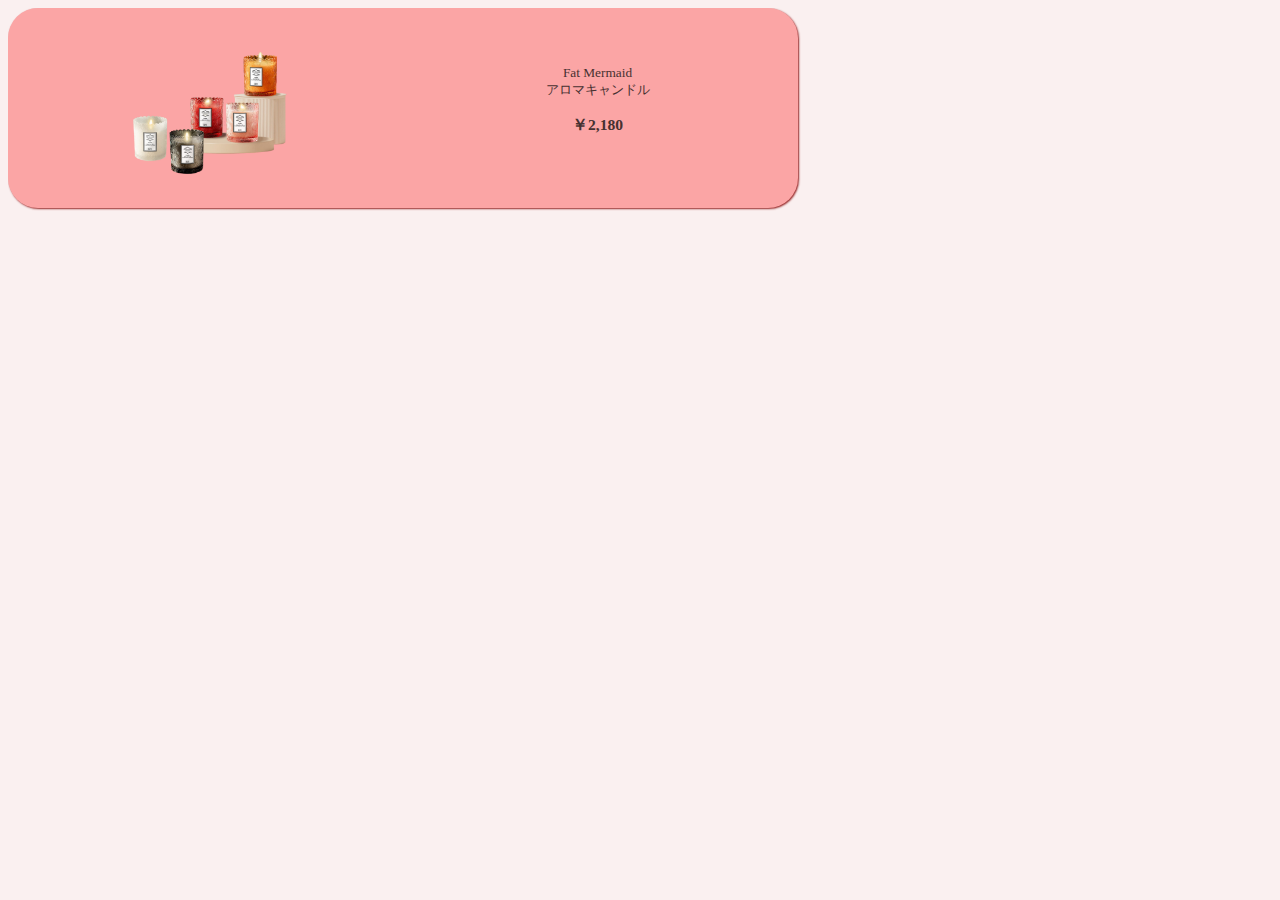
<file: alone1.html>
<!DOCTYPE html>
<html lang="en">
<head>
    <!-- Google tag (gtag.js) -->
<script async src="https://www.googletagmanager.com/gtag/js?id=G-L5WDTG6WK9"></script>
<script>
  window.dataLayer = window.dataLayer || [];
  function gtag(){dataLayer.push(arguments);}
  gtag('js', new Date());

  gtag('config', 'G-L5WDTG6WK9');
</script>

    <meta charset="UTF-8">
    <meta name="viewport" content="width=device-width, initial-scale=1.0">
    <title>Document</title>

    <link rel="stylesheet" type="text/css" href="trip1.css">
    <link rel="preconnect" href="https://fonts.googleapis.com">
    <link rel="preconnect" href="https://fonts.gstatic.com" crossorigin>
    <link href="https://fonts.googleapis.com/css2?family=Noto+Serif+JP:wght@200;300;400;500;600&display=swap"
        rel="stylesheet">
</head>
<body>
    <div id="products"></div>

    <div class="wrapper">
        <div class="scroll-container">
                <div id="productA">
                    <div class="scroll-item">
                        <a href="https://www.amazon.co.jp/dp/B0BDVSJ2X7?ref_=cm_sw_r_cp_ud_dp_J11603BZAY925A1FWB11&_encoding=UTF8&tag=plushapiness-22&linkCode=ur2&linkId=70dadb86c8c23cf3cb0a8a1887cbe18d&camp=247&creative=1211">                            <button class="mattari_button">
                                <div class="mattari_image">
                                    <img src="img/alone.png" alt="Example image">
                                </div>

                                <div class="mattari_text">
                                    Fat Mermaid<br>
                                    アロマキャンドル<br>
                                    <h3>￥2,180</h3>
                                </div>
                            </button>
                        </a>
                    </div>
                </div>
                <br>

        </div>
    </div>
    
</body>
</html>
</file>
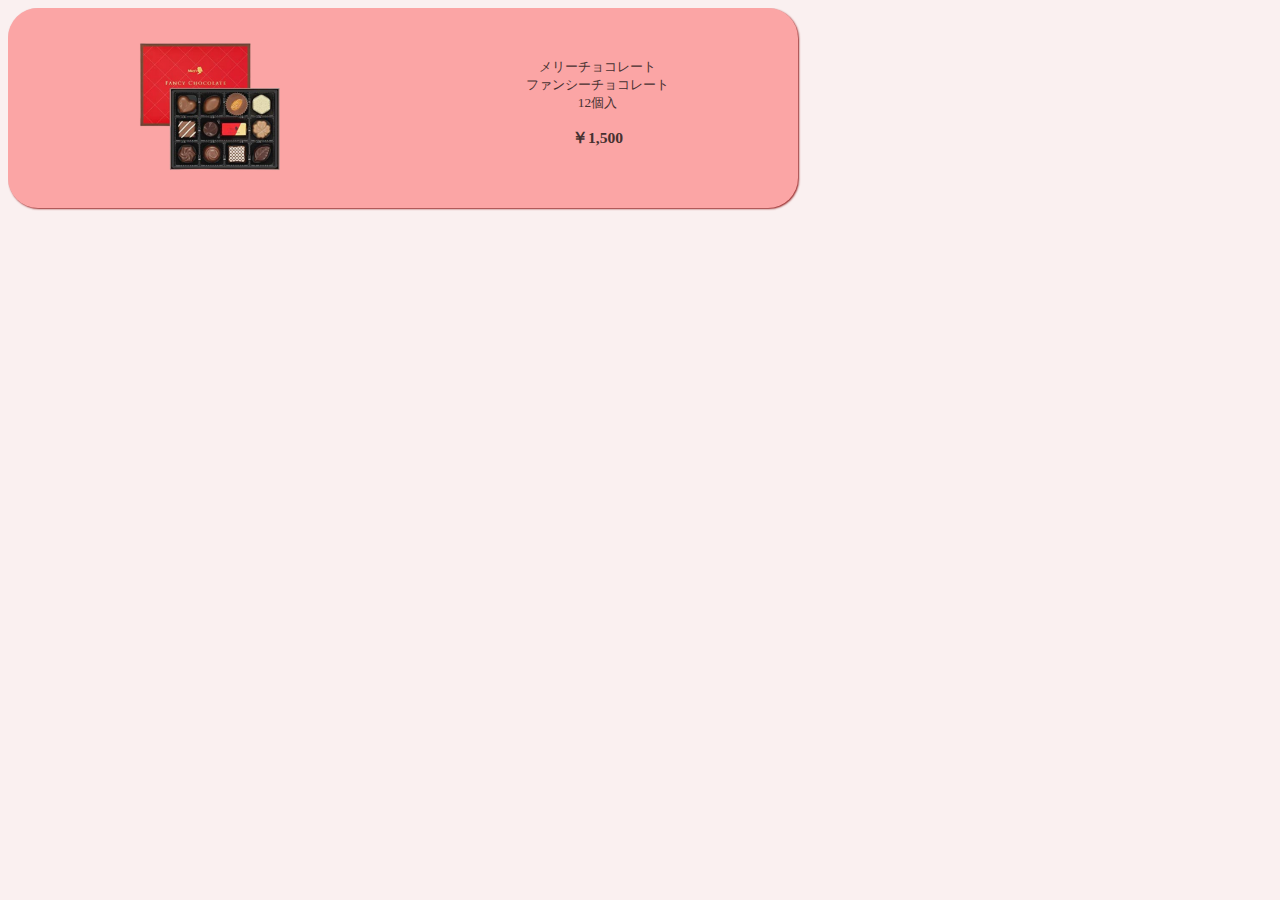
<file: fight.html>
<!DOCTYPE html>
<html lang="en">
<head>
    <!-- Google tag (gtag.js) -->
<script async src="https://www.googletagmanager.com/gtag/js?id=G-L5WDTG6WK9"></script>
<script>
  window.dataLayer = window.dataLayer || [];
  function gtag(){dataLayer.push(arguments);}
  gtag('js', new Date());

  gtag('config', 'G-L5WDTG6WK9');
</script>

    <meta charset="UTF-8">
    <meta name="viewport" content="width=device-width, initial-scale=1.0">
    <title>Document</title>

    <link rel="stylesheet" type="text/css" href="trip1.css">
    <link rel="preconnect" href="https://fonts.googleapis.com">
    <link rel="preconnect" href="https://fonts.gstatic.com" crossorigin>
    <link href="https://fonts.googleapis.com/css2?family=Noto+Serif+JP:wght@200;300;400;500;600&display=swap"
        rel="stylesheet">
</head>
<body>
    <div id="products"></div>

    <div class="wrapper">
        <div class="scroll-container">
                <div id="productA">
                    <div class="scroll-item">
                        <a href="https://www.amazon.co.jp/dp/B01LXOVUDZ?_encoding=UTF8&amp;psc=1&amp;ref_=cm_sw_r_cp_ud_dp_NCZWZ9CEK1B8MM90S2K7&_encoding=UTF8&tag=plushapiness-22&linkCode=ur2&linkId=c0f5fcb10665a9e776e34a39e2d61639&camp=247&creative=1211">                            
                            <button class="mattari_button">
                                <div class="mattari_image">
                                    <img src="img/fight1.png" alt="Example image">
                                </div>

                                <div class="mattari_text">
                                    メリーチョコレート<br>
                                    ファンシーチョコレート<br>
                                    12個入<br>
                                    <h3>￥1,500</h3>
                                </div>
                            </button>
                        </a>
                    </div>
                </div>
                <br>

        </div>
    </div>
    
</body>
</html>
</file>
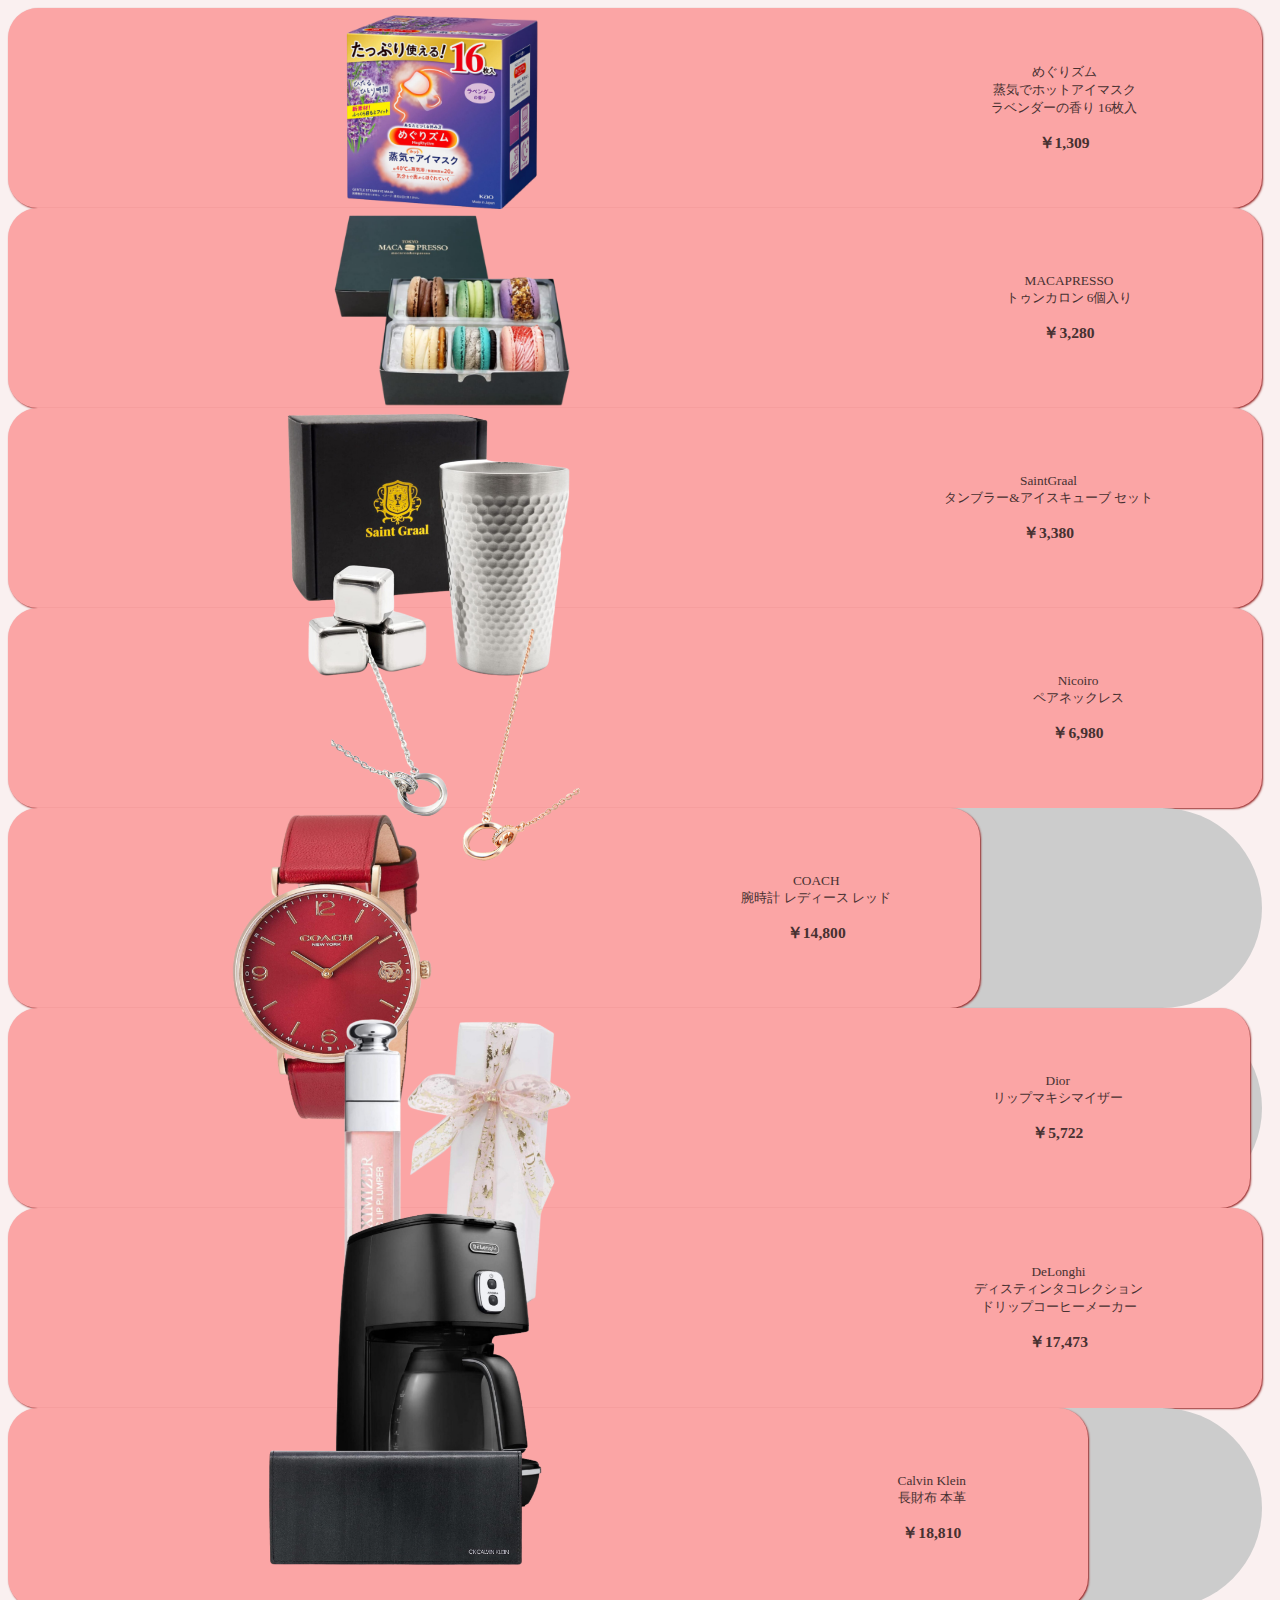
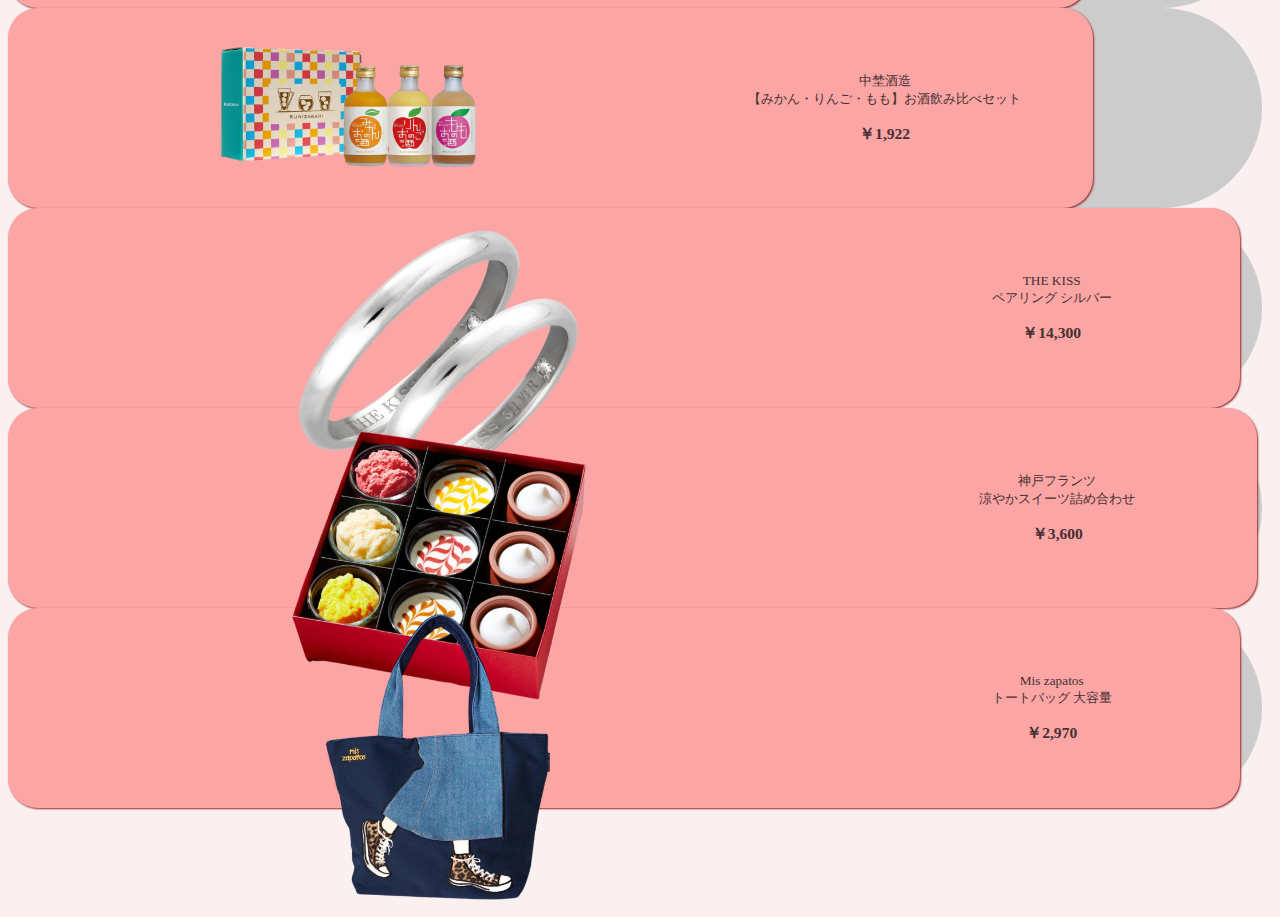
<file: products.html>
<!DOCTYPE html>
<html lang="en">

<head>
    <!-- Google tag (gtag.js) -->
<script async src="https://www.googletagmanager.com/gtag/js?id=G-L5WDTG6WK9"></script>
<script>
  window.dataLayer = window.dataLayer || [];
  function gtag(){dataLayer.push(arguments);}
  gtag('js', new Date());

  gtag('config', 'G-L5WDTG6WK9');
</script>
    <meta charset="UTF-8">
    <meta http-equiv="X-UA-Compatible" content="IE=edge">
    <meta name="viewport" content="width=device-width, initial-scale=1.0">
    <title>Document</title>

    <link rel="stylesheet" type="text/css" href="products.css">
    <link rel="preconnect" href="https://fonts.googleapis.com">
    <link rel="preconnect" href="https://fonts.gstatic.com" crossorigin>
    <link href="https://fonts.googleapis.com/css2?family=Noto+Serif+JP:wght@200;300;400;500;600&display=swap"
        rel="stylesheet">
</head>

<body>
    <!-- 商品の表示領域 -->
    <div id="products"></div>

    <!-- 商品の定義（非表示） -->
    <div class="wrapper">
        <div class="scroll-container">
                <div id="productA" style="display: none;">
                    <div class="scroll-item">
                        <a href="https://www.amazon.co.jp/dp/B07ZGV1BKD?ref_=cm_sw_r_cp_ud_dp_RD0R8QMSDZB3TK1EF3E2&_encoding=UTF8&tag=plushapiness-22&linkCode=ur2&linkId=57f3a3aa51e517ae2c6d34c4403a843e&camp=247&creative=1211">
                            <button class="mattari_button">
                                <div class="mattari_image">
                                    <img src="img/~2000.png" alt="Example image">
                                </div>
                                <div class="mattari_text">
                                    めぐりズム<br>
                                    蒸気でホットアイマスク<br>
                                    ラベンダーの香り 16枚入<br><br>
                                    <h3>￥1,309</h3>
                                </div>
                            </button>
                        </a>
                    </div>
                </div>

                <br>

                <div id="productA2" style="display: none;">
                    <div class="scroll-item">
                        <a href="https://www.amazon.co.jp/dp/B01LXOVUDZ?_encoding=UTF8&amp;psc=1&amp;ref_=cm_sw_r_cp_ud_dp_NCZWZ9CEK1B8MM90S2K7&_encoding=UTF8&tag=plushapiness-22&linkCode=ur2&linkId=c0f5fcb10665a9e776e34a39e2d61639&camp=247&creative=1211">                            
                            <button class="mattari_button">
                                <div class="mattari_image">
                                    <img src="img/fight1.png" alt="Example image">
                                </div>
                                <div class="mattari_text">
                                    メリーチョコレート<br>
                                    ファンシーチョコレート<br>
                                    12個入<br>
                                    <h3>￥1,500</h3>
                                </div>
                            </button>
                        </a>
                    </div>
                </div>

                <br>

                <div id="productB" style="display: none;">
                    <div class="scroll-item">
                        <a href="https://www.amazon.co.jp/dp/B08NWZ2YCH?ref_=cm_sw_r_cp_ud_dp_0ENKA1C8RGB0ZM2V4Y9W&_encoding=UTF8&tag=plushapiness-22&linkCode=ur2&linkId=2e2857233bfc324525bd9ddbe2beb1b4&camp=247&creative=1211">
                            <button class="mattari_button">
                                <div class="mattari_image">
                                    <img src="img/2000~5000.png" alt="Example image">
                                </div>

                                <div class="mattari_text">
                                    MACAPRESSO <br>
                                    トゥンカロン 6個入り
                                    <br><br>
                                    <h3>￥3,280</h3>
                                </div>
                            </button>
                        </a>
                    </div>
                </div>
                <br>

                <div id="productB_2" style="display: none;">
                    <div class="scroll-item">
                        <a href="https://www.amazon.co.jp/dp/B0BCX9JB39?ref_=cm_sw_r_cp_ud_dp_C88F7Z380BBPWWQAZBSA&_encoding=UTF8&tag=plushapiness-22&linkCode=ur2&linkId=a0e9fde8fb1ea166282d0f6de3de55ee&camp=247&creative=1211">                            <button class="mattari_button">
                                <div class="mattari_image">
                                    <img src="img/2000~5000-2.png" alt="Example image">
                                </div>

                                <div class="mattari_text">
                                    SaintGraal <br>
                                    タンブラー&アイスキューブ セット
                                    <br><br>
                                    <h3>￥3,380</h3>
                                </div>
                            </button>
                        </a>
                    </div>
                </div>
                <br>

                <div id="productC" style="display: none;">
                    <div class="scroll-item">
                        <a href="https://www.amazon.co.jp/dp/B0B3XDBG3D?ref_=cm_sw_r_cp_ud_dp_3A5100Q55PF4SN6W7YED&_encoding=UTF8&tag=plushapiness-22&linkCode=ur2&linkId=0707ac2de5385839801ecf7da043bb5c&camp=247&creative=1211">                            <button class="mattari_button">
                                <div class="mattari_image">
                                    <img src="img/5000~10000.png" alt="Example image">
                                </div>
                                <div class="mattari_text">
                                    Nicoiro <br>
                                    ペアネックレス
                                    <br><br>
                                    <h3>￥6,980</h3>
                                </div>
                            </button>
                        </a>
                    </div>
                </div>
                <br>

                <div id="productD" style="display: none;">
                    <div class="scroll-item">
                        <a href="https://www.amazon.co.jp/dp/B0BFH2429R?_encoding=UTF8&amp;psc=1&amp;ref_=cm_sw_r_cp_ud_dp_JVBVH4Y4N1YG3H36B7ZR&_encoding=UTF8&tag=plushapiness-22&linkCode=ur2&linkId=27ce533dc39b73518f55a6805e7918b1&camp=247&creative=1211">                            <button class="mattari_button">
                                <div class="mattari_image">
                                    <img src="img/10000~20000.png" alt="Example image">
                                </div>
                                <div class="mattari_text">
                                    COACH <br>
                                    腕時計 レディース レッド
                                    <br><br>
                                    <h3>￥14,800</h3>
                                </div>
                            </button>
                        </a>
                    </div>
                </div>
                <br>

                <div id="productE" style="display: none;">
                    <div class="scroll-item">
                        <a href="https://www.amazon.co.jp/dp/B086SQQMQG?_encoding=UTF8&amp;psc=1&amp;ref_=cm_sw_r_cp_ud_dp_YS2TVH1SRB3N3E0C5R61&_encoding=UTF8&tag=plushapiness-22&linkCode=ur2&linkId=49fb0118515622f828dfcd03c7ca1041&camp=247&creative=1211">                            <button class="mattari_button">
                                <div class="mattari_image">
                                    <img src="img/event.png" alt="Example image">
                                </div>
                                <div class="mattari_text">
                                    Dior<br>
                                    リップマキシマイザー
                                    <br><br>
                                    <h3>￥5,722</h3>
                                </div>
                            </button>
                        </a>
                    </div>
                </div>
                <br>

                <div id="productF" style="display: none;">
                    <div class="scroll-item">
                        <a href="https://www.amazon.co.jp/dp/B01LY5JEEK?ref_=cm_sw_r_cp_ud_dp_GZ5PCTQ8K8Z2RPJSFPXZ&_encoding=UTF8&tag=plushapiness-22&linkCode=ur2&linkId=db2da6ea8fcd0ee1b5bf5a4a2d282d89&camp=247&creative=1211">                            <button class="mattari_button">
                                <div class="mattari_image">
                                    <img src="img/birthday.png" alt="Example image">
                                </div>
                                <div class="mattari_text">
                                    DeLonghi<br>
                                    ディスティンタコレクション<br>
                                    ドリップコーヒーメーカー
                                    <br><br>
                                    <h3>￥17,473</h3>
                                </div>
                            </button>
                        </a>
                    </div>
                </div>
                <br>

                <div id="productG" style="display: none;">
                    <div class="scroll-item">
                        <a href="https://www.amazon.co.jp/dp/B09SHPST1R?ref_=cm_sw_r_cp_ud_dp_5GN1YXHGZ4FKK7K4PDFC&_encoding=UTF8&tag=plushapiness-22&linkCode=ur2&linkId=4a3dbcc061e041f47ee7fe19d9690da7&camp=247&creative=1211">                            <button class="mattari_button">
                                <div class="mattari_image">
                                    <img src="img/anniversary.png" alt="Example image">
                                </div>
                                <div class="mattari_text">
                                    Calvin Klein<br>
                                    長財布 本革
                                    <br><br>
                                    <h3>￥18,810</h3>
                                </div>
                            </button>
                        </a>
                    </div>
                </div>
                <br>

                <div id="productH" style="display: none;">
                    <div class="scroll-item">
                        <a href="https://www.amazon.co.jp/dp/B078KQYD1K?_encoding=UTF8&amp;psc=1&amp;ref_=cm_sw_r_cp_ud_dp_N2B17TN5RHYRBN53BSR2&_encoding=UTF8&tag=plushapiness-22&linkCode=ur2&linkId=46e87ea6302be7050801d394c57edc06&camp=247&creative=1211">                            <button class="mattari_button">
                                <div class="mattari_image">
                                    <img src="img/ordinarylife.png" alt="Example image">
                                </div>
                                <div class="mattari_text">
                                    中埜酒造 <br>
                                    【みかん・りんご・もも】お酒飲み比べセット
                                    <br><br>
                                    <h3>￥1,922</h3>
                                </div>
                            </button>
                        </a>
                    </div>
                </div>
                <br>

                <div id="productI" style="display: none;">
                    <div class="scroll-item">
                        <a href="https://www.amazon.co.jp/dp/B08VJ3SZH1?_encoding=UTF8&amp;psc=1&amp;ref_=cm_sw_r_cp_ud_dp_GCZVWG2T7KNFRDZHZ5Z6&_encoding=UTF8&tag=plushapiness-22&linkCode=ur2&linkId=58df17ab49ecd9bcd55bae9c533ecfb8&camp=247&creative=1211">                            <button class="mattari_button">
                                <div class="mattari_image">
                                    <img src="img/romantist.png" alt="Example image">
                                </div>
                                <div class="mattari_text">
                                    THE KISS<br>
                                    ペアリング シルバー
                                    <br><br>
                                    <h3>￥14,300</h3>
                                </div>
                            </button>
                        </a>
                    </div>
                </div>
                <br>

                <div id="productJ" style="display: none;">
                    <div class="scroll-item">
                        <a href="https://www.amazon.co.jp/dp/B00KBJESL2?ref_=cm_sw_r_cp_ud_dp_CDMSZNSW4MQHB0W9JVP7&_encoding=UTF8&tag=plushapiness-22&linkCode=ur2&linkId=72a3b56764bb15e1b7a49d1b77ca1fa8&camp=247&creative=1211">                            <button class="mattari_button">
                                <div class="mattari_image">
                                    <img src="img/realist.png" alt="Example image">
                                </div>
                                <div class="mattari_text">
                                    神戸フランツ<br>
                                    涼やかスイーツ詰め合わせ
                                    <br><br>
                                    <h3>￥3,600</h3>
                                </div>
                            </button>
                        </a>
                    </div>
                </div>
                <br>

                <div id="productK" style="display: none;">
                    <div class="scroll-item">
                        <a href="https://www.amazon.co.jp/dp/B0716F8L4H?ref_=cm_sw_r_cp_ud_dp_4T6EXZMGP426VS3TJTMM&_encoding=UTF8&tag=plushapiness-22&linkCode=ur2&linkId=31013cfd24415fe8aca570aaa071c211&camp=247&creative=1211">                            <button class="mattari_button">
                                <div class="mattari_image">
                                    <img src="img/kodawari.png" alt="Example image">
                                </div>
                                <div class="mattari_text">
                                    Mis zapatos <br>
                                    トートバッグ 大容量
                                    <br><br>
                                    <h3>￥2,970</h3>
                                </div>
                            </button>
                        </a>
                    </div>
                </div>
                <br>




        <!--以下はscroll-containerとwrapperの終わり -->
        </div>
    </div>
            <script src="products.js"></script>
</body>

</html>
</file>
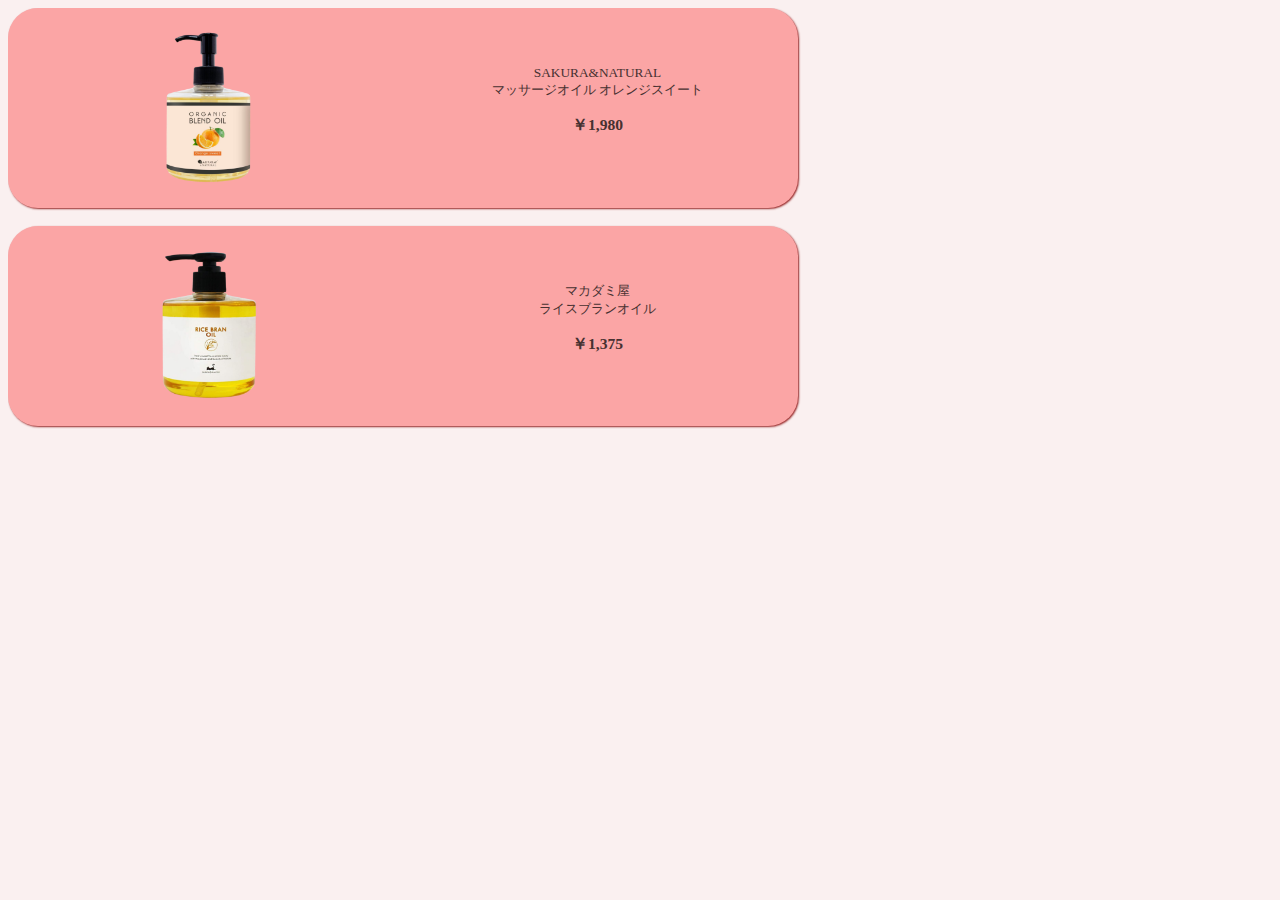
<file: tired.html>
<!DOCTYPE html>
<html lang="en">
<head>
    <!-- Google tag (gtag.js) -->
<script async src="https://www.googletagmanager.com/gtag/js?id=G-L5WDTG6WK9"></script>
<script>
  window.dataLayer = window.dataLayer || [];
  function gtag(){dataLayer.push(arguments);}
  gtag('js', new Date());

  gtag('config', 'G-L5WDTG6WK9');
</script>

    <meta charset="UTF-8">
    <meta name="viewport" content="width=device-width, initial-scale=1.0">
    <title>Document</title>

    <link rel="stylesheet" type="text/css" href="trip1.css">
    <link rel="preconnect" href="https://fonts.googleapis.com">
    <link rel="preconnect" href="https://fonts.gstatic.com" crossorigin>
    <link href="https://fonts.googleapis.com/css2?family=Noto+Serif+JP:wght@200;300;400;500;600&display=swap"
        rel="stylesheet">
</head>
<body>
    <div id="products"></div>

    <div class="wrapper">
        <div class="scroll-container">
                <div id="productA">
                    <div class="scroll-item">
                        <a href="https://www.amazon.co.jp/dp/B08TQTKVN5?_encoding=UTF8&amp;psc=1&amp;ref_=cm_sw_r_cp_ud_dp_VT3QGG248F5N51WC7RN0&_encoding=UTF8&tag=plushapiness-22&linkCode=ur2&linkId=43eb261be5ed5f2bb8de90815a2c19ac&camp=247&creative=1211">                            <button class="mattari_button">
                                <div class="mattari_image">
                                    <img src="img/tired1.png" alt="Example image">
                                </div>

                                <div class="mattari_text">
                                    SAKURA&NATURAL<br>
                                    マッサージオイル オレンジスイート<br>
                                    <h3>￥1,980</h3>
                                </div>
                            </button>
                        </a>
                    </div>
                </div>
                <br>

                <div id="productA">
                    <div class="scroll-item">
                        <a href="https://www.amazon.co.jp/dp/B01GUOSOWU?_encoding=UTF8&amp;psc=1&amp;ref_=cm_sw_r_cp_ud_dp_TZ2411V4VFDSDVAT82YB&_encoding=UTF8&tag=plushapiness-22&linkCode=ur2&linkId=add556f621cca86309579a12deca3faf&camp=247&creative=1211">                            <button class="mattari_button">
                                <div class="mattari_image">
                                    <img src="img/tired2.png" alt="Example image">
                                </div>

                                <div class="mattari_text">
                                    マカダミ屋<br>
                                    ライスブランオイル<br>
                                    <h3>￥1,375</h3>
                                </div>
                            </button>
                        </a>
                    </div>
                </div>
                <br>

        </div>
    </div>
    
</body>
</html>
</file>
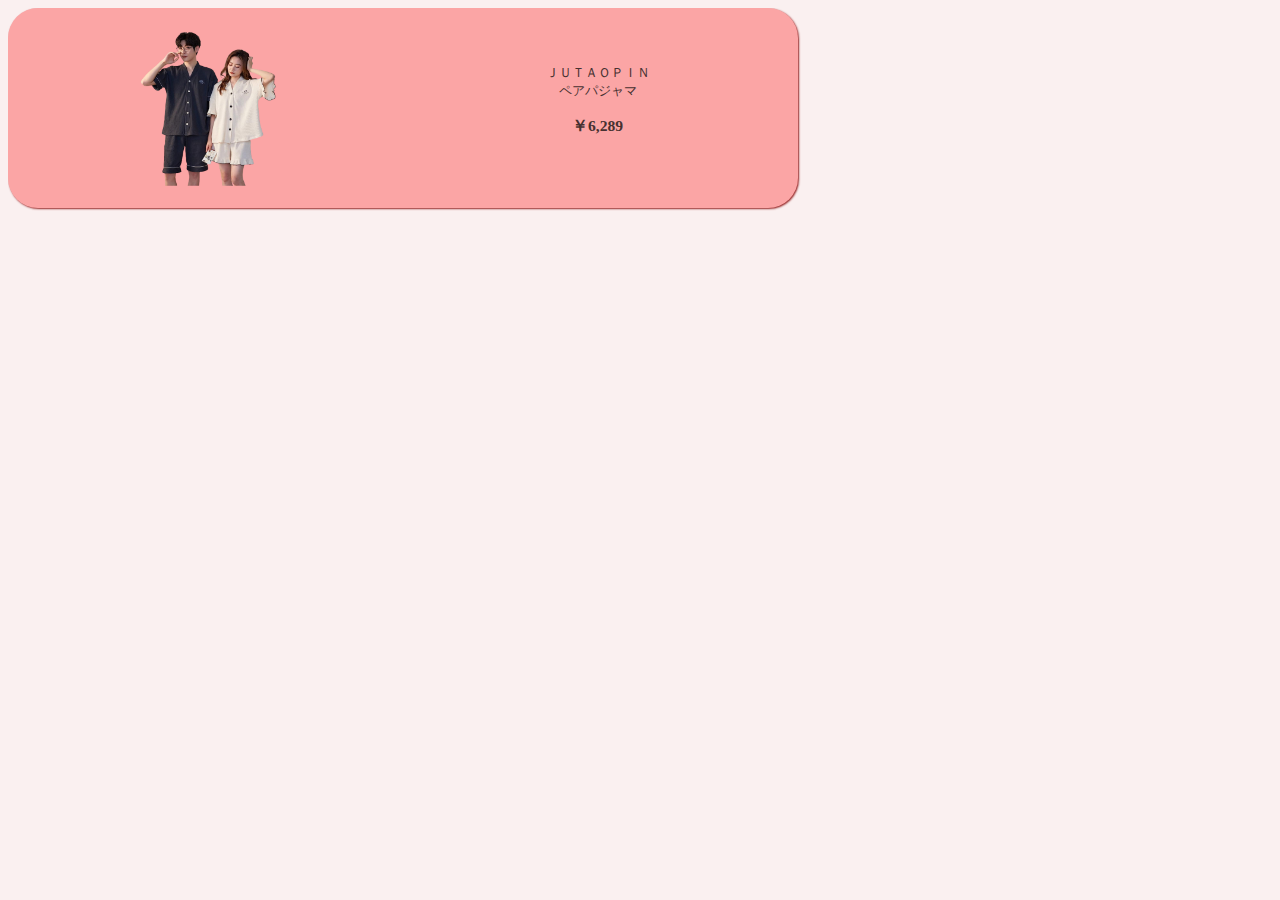
<file: trip1.html>
<!DOCTYPE html>
<html lang="en">
<head>
    <!-- Google tag (gtag.js) -->
<script async src="https://www.googletagmanager.com/gtag/js?id=G-L5WDTG6WK9"></script>
<script>
  window.dataLayer = window.dataLayer || [];
  function gtag(){dataLayer.push(arguments);}
  gtag('js', new Date());

  gtag('config', 'G-L5WDTG6WK9');
</script>

    <meta charset="UTF-8">
    <meta name="viewport" content="width=device-width, initial-scale=1.0">
    <title>Document</title>

    <link rel="stylesheet" type="text/css" href="trip1.css">
    <link rel="preconnect" href="https://fonts.googleapis.com">
    <link rel="preconnect" href="https://fonts.gstatic.com" crossorigin>
    <link href="https://fonts.googleapis.com/css2?family=Noto+Serif+JP:wght@200;300;400;500;600&display=swap"
        rel="stylesheet">
</head>
<body>
    <div id="products"></div>

    <div class="wrapper">
        <div class="scroll-container">
                <div id="productA">
                    <div class="scroll-item">
                        <a href="https://www.amazon.co.jp/dp/B0B3HVW2SD?ref_=cm_sw_r_cp_ud_dp_D6C822G75ND7V9T175KQ&_encoding=UTF8&tag=plushapiness-22&linkCode=ur2&linkId=8d6bd599398d2c702c5bc84334014256&camp=247&creative=1211">                            <button class="mattari_button">
                                <div class="mattari_image">
                                    <img src="img/pajamas.png" alt="Example image">
                                </div>

                                <div class="mattari_text">
                                    ＪＵＴＡＯＰＩＮ<br>
                                    ペアパジャマ<br>
                                    <h3>￥6,289</h3>
                                </div>
                            </button>
                        </a>
                    </div>
                </div>
                <br>

        </div>
    </div>
    
</body>
</html>
</file>
<file: trip1.css>
body {
    background-color: #FAF0F0;
    margin-bottom: 50px;
    flex-direction: column;
    justify-content: center;
    text-align: center;
}

a {
    text-decoration: none;
}


.wrapper {
    max-width: 800px;
    /* 一定の範囲を800pxに指定 */
}

.scroll-container {
    overflow-y: scroll;
}

.scroll-item {
    border-radius: 100px;
    background-color: #ccc;
    margin-right: 10px;
}

.mattari_button {
    width: 100%;
    display: flex;
    align-items: center;
    justify-content: center;
    height: 20vh;
    /* ボタンの高さを指定 */
    min-height: 50px;
    max-height: 200px;
    border: none;
    /* ボタンの枠線を消去 */
    background-color: #fba5a5;
    /* ボタンの背景色を指定 */
    border-radius: 30px;
    box-shadow: 1px 1px 2px 0 #962626;
    cursor: pointer;
    /* マウスカーソルをポインターにする */
}

/* iPad以上のデバイス用 */
@media screen and (min-width: 500px) {
    .mattari_button {
        height: 30vh;
    }
}

.mattari_image {
    width: 50%;
    /* 画像の幅を指定 */
}

.mattari_image img {
    max-width: 50%;
    max-height: 160px;
}

.mattari_text {
    text-align: center;
    /* テキストを中央揃えにする */
    font-family: Noto Sans JP;
    color: #473131;
    max-height: 100px;
    width: 50%;
}
</file>
<file: products.css>
body {
    background-color: #FAF0F0;
    margin-bottom: 50px;
    display: flex;
    justify-content: center;
    text-align: center;
}

/* 全てのdivにmargin:autoを与える */
div {
    margin: auto;
}

h3 {
    display: block;
    font-size: 1.17em;
    margin-block-start: 0;
    margin-block-end: 0;
    margin-inline-start: 0px;
    margin-inline-end: 0px;
    font-weight: bold;
}

a {
    text-decoration: none;
}


.wrapper {
    max-width: 800px;
    /* 一定の範囲を800pxに指定 */
}

.scroll-container {
    overflow-y: scroll;
}

.scroll-item {
    border-radius: 100px;
    background-color: #ccc;
    margin-right: 10px;
}

.mattari_button {
    display: flex;
    align-items: center;
    justify-content: center;
    height: 20vh;
    /* ボタンの高さを指定 */
    min-height: 50px;
    max-height: 200px;
    border: none;
    /* ボタンの枠線を消去 */
    background-color: #fba5a5;
    /* ボタンの背景色を指定 */
    border-radius: 30px;
    box-shadow: 1px 1px 2px 0 #962626;
    cursor: pointer;
    /* マウスカーソルをポインターにする */
}

/* iPad以上のデバイス用 */
@media screen and (min-width: 500px) {
    .mattari_button {
        height: 30vh;
    }
}

.mattari_image {
    width: 50%;
    /* 画像の幅を指定 */
}

.mattari_image img {
    width: 50%;
}

.mattari_text {
    text-align: center;
    /* テキストを中央揃えにする */
    font-family: Noto Sans JP;
    color: #473131;
}
</file>
